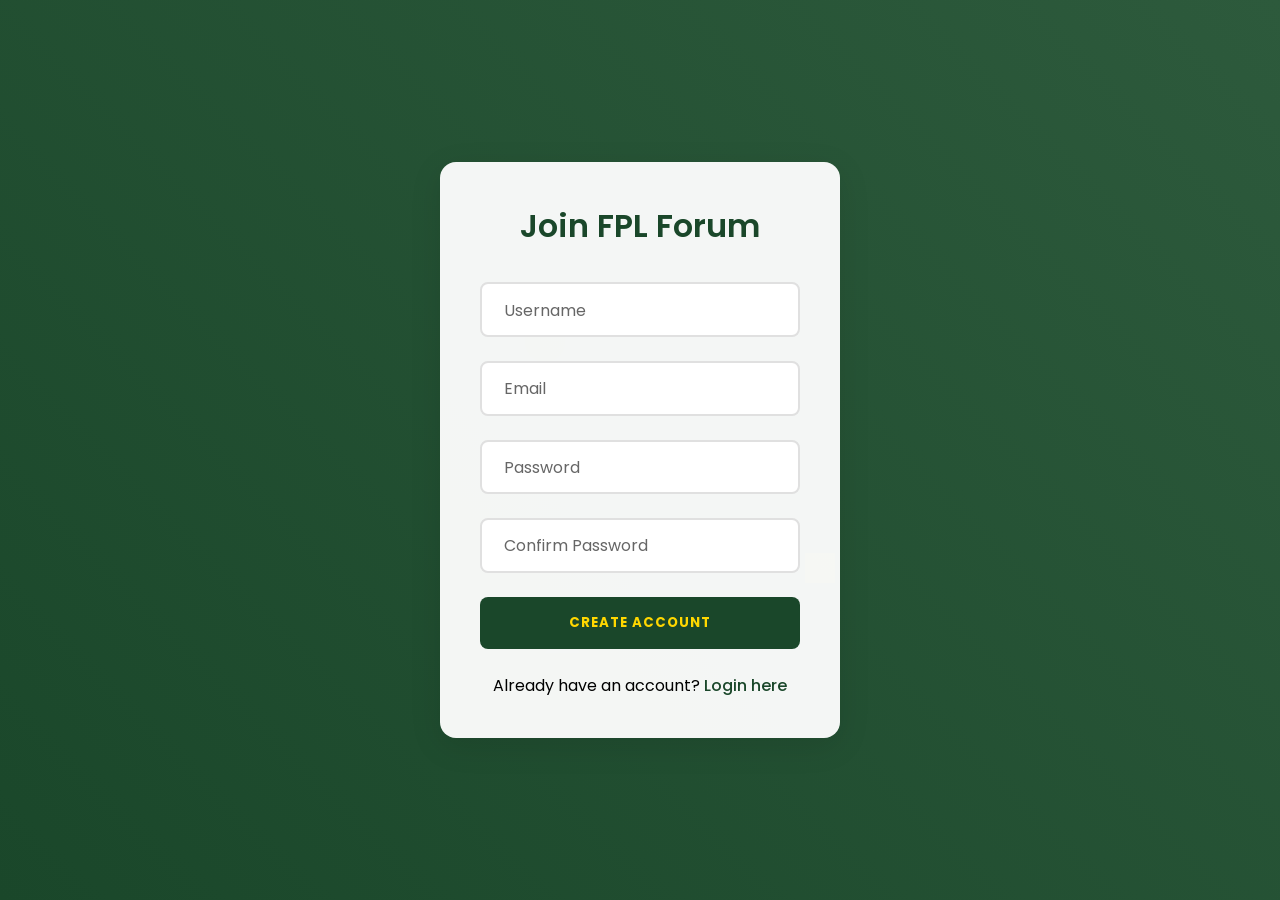
<file: signup.html>
<html><head>
  <meta charset="UTF-8">
  <meta name="viewport" content="width=device-width, initial-scale=1.0">
  <title>Sign Up - FPL Forum</title>
  
  <style>
  :root {
    --primary: #1A472A;
    --accent: #FFD700;
    --text: #333;
    --light: #fff;
  }
  
  * {
    margin: 0;
    padding: 0;
    box-sizing: border-box;
    font-family: 'Poppins', sans-serif;
  }
  
  body {
    min-height: 100vh;
    display: flex;
    justify-content: center;
    align-items: center;
    background: linear-gradient(45deg, var(--primary), #2d5a3c);
  }
  
  .login-container {
    background: rgba(255, 255, 255, 0.95);
    padding: 2.5rem;
    border-radius: 1rem;
    box-shadow: 0 8px 32px rgba(0, 0, 0, 0.1);
    width: 100%;
    max-width: 400px;
    position: relative;
    overflow: hidden;
  }
  
  h1 {
    text-align: center;
    margin-bottom: 2rem;
    color: var(--primary);
    font-weight: 600;
  }
  
  .form-group {
    margin-bottom: 1.5rem;
    position: relative;
  }
  
  input {
    width: 100%;
    padding: 0.8rem;
    border: 2px solid #e0e0e0;
    border-radius: 0.5rem;
    outline: none;
    transition: all 0.3s ease;
    font-size: 1rem;
  }
  
  input:focus {
    border-color: var(--primary);
  }
  
  label {
    position: absolute;
    left: 1rem;
    top: 50%;
    transform: translateY(-50%);
    color: #666;
    transition: all 0.3s ease;
    pointer-events: none;
    background: white;
    padding: 0 0.5rem;
  }
  
  input:focus + label,
  input:not(:placeholder-shown) + label {
    top: 0;
    font-size: 0.8rem;
    color: var(--primary);
  }
  
  button {
    width: 100%;
    padding: 1rem;
    background: var(--primary);
    border: none;
    border-radius: 0.5rem;
    color: var(--accent);
    font-weight: bold;
    cursor: pointer;
    transition: all 0.3s ease;
    text-transform: uppercase;
    letter-spacing: 1px;
  }
  
  button:hover {
    background: #2d5a3c;
    transform: translateY(-2px);
    box-shadow: 0 4px 15px rgba(26, 71, 42, 0.2);
  }
  
  .signup-link {
    text-align: center;
    margin-top: 1.5rem;
  }
  
  .signup-link a {
    color: var(--primary);
    text-decoration: none;
    font-weight: 500;
    transition: all 0.3s ease;
  }
  
  .signup-link a:hover {
    color: var(--accent);
  }
  
  .floating-shapes {
    position: absolute;
    width: 100%;
    height: 100%;
    z-index: -1;
  }
  
  .shape {
    position: absolute;
    animation: float 6s infinite;
  }
  
  .shape:nth-child(1) {
    top: 20%;
    left: 10%;
    animation-delay: 0s;
  }
  
  .shape:nth-child(2) {
    top: 60%;
    right: 10%;
    animation-delay: 2s;
  }
  
  .shape:nth-child(3) {
    bottom: 20%;
    left: 15%;
    animation-delay: 4s;
  }
  
  @keyframes float {
    0% { transform: translateY(0px) rotate(0deg); }
    50% { transform: translateY(-10px) rotate(5deg); }
    100% { transform: translateY(0px) rotate(0deg); }
  }
  </style>
  
  <link href="https://fonts.googleapis.com/css2?family=Poppins:wght@400;600&display=swap" rel="stylesheet">
  </head>
  
  <body>
  <div class="login-container">
    <div class="floating-shapes">
      <svg class="shape" width="50" height="50" viewBox="0 0 50 50">
        <circle cx="25" cy="25" r="20" fill="#1A472A" opacity="0.2"></circle>
      </svg>
      <svg class="shape" width="40" height="40" viewBox="0 0 40 40">
        <rect width="30" height="30" x="5" y="5" fill="#FFD700" opacity="0.2"></rect>
      </svg>
      <svg class="shape" width="45" height="45" viewBox="0 0 45 45">
        <polygon points="22.5,5 40,35 5,35" fill="#2d5a3c" opacity="0.2"></polygon>
      </svg>
    </div>
  
    <h1>Join FPL Forum</h1>
    
    <form id="signupForm" action="/signup" method="POST">
      <div class="form-group">
        <input type="text" id="name" name="name" placeholder=" " required>
        <label for="name">Username</label>
      </div>
      
      <div class="form-group">
        <input type="email" id="email" name="email" placeholder=" " required>
        <label for="email">Email</label>
      </div>
      
      <div class="form-group">
        <input type="password" id="password" name="password" placeholder=" " required>
        <label for="password">Password</label>
      </div>
      
      <div class="form-group">
        <input type="password" id="confirmPassword" placeholder=" " required>
        <label for="confirmPassword">Confirm Password</label>
      </div>
      
      <button type="submit">Create Account</button>
    </form>
  
    <div class="signup-link">
      <p>Already have an account? <a href="/login">Login here</a></p>
    </div>
  </div>
  
  <script>
  document.getElementById('signupForm').addEventListener('submit', function(e) {
   
    
    const password = document.getElementById('password').value;
    const confirmPassword = document.getElementById('confirmPassword').value;
  
    if (password !== confirmPassword) {
      alert('Passwords do not match');
      return;
    }
  
    // Add your signup logic here
    console.log('Signup attempt:', { name, email });
    
    // Success animation
    const button = document.querySelector('button');
    button.style.width = '50px';
    button.innerHTML = '✓';
    button.style.borderRadius = '25px';
    
   
  });
  </script>
  </body>
  </html>
</file>
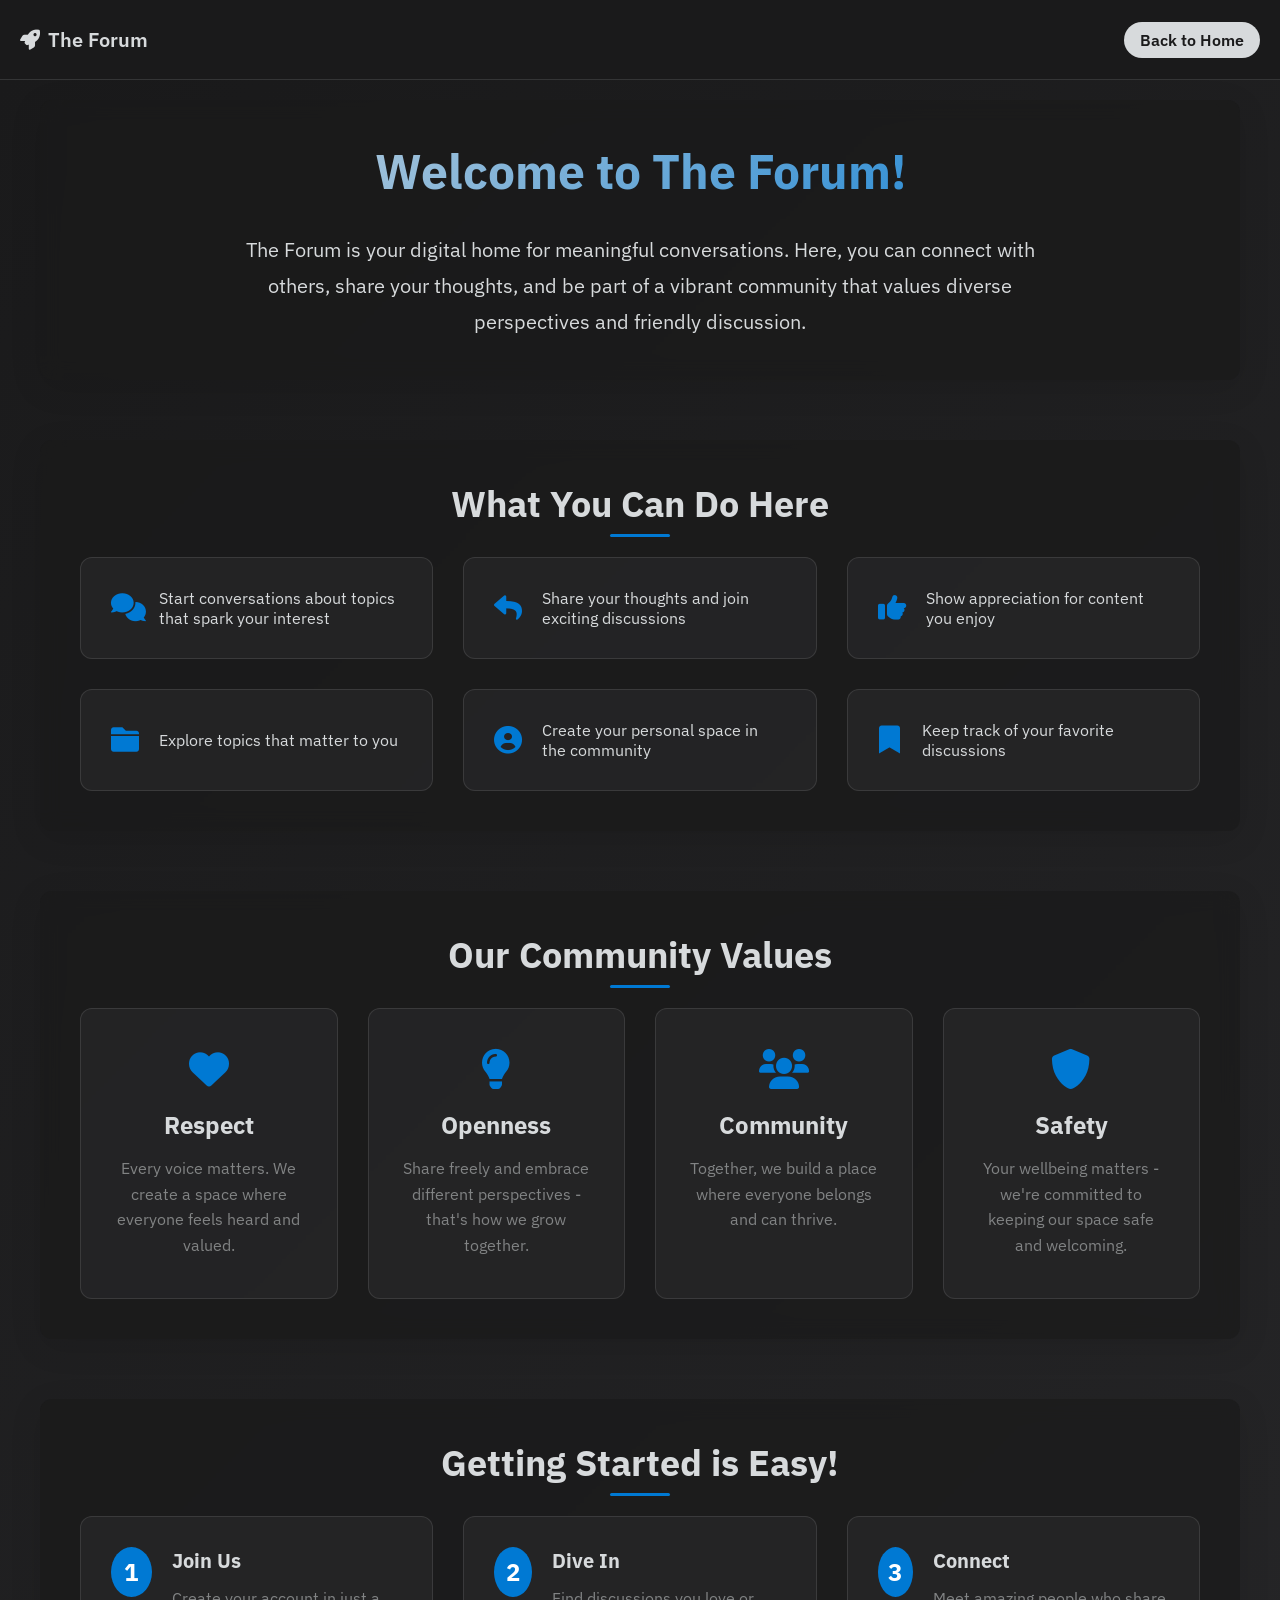
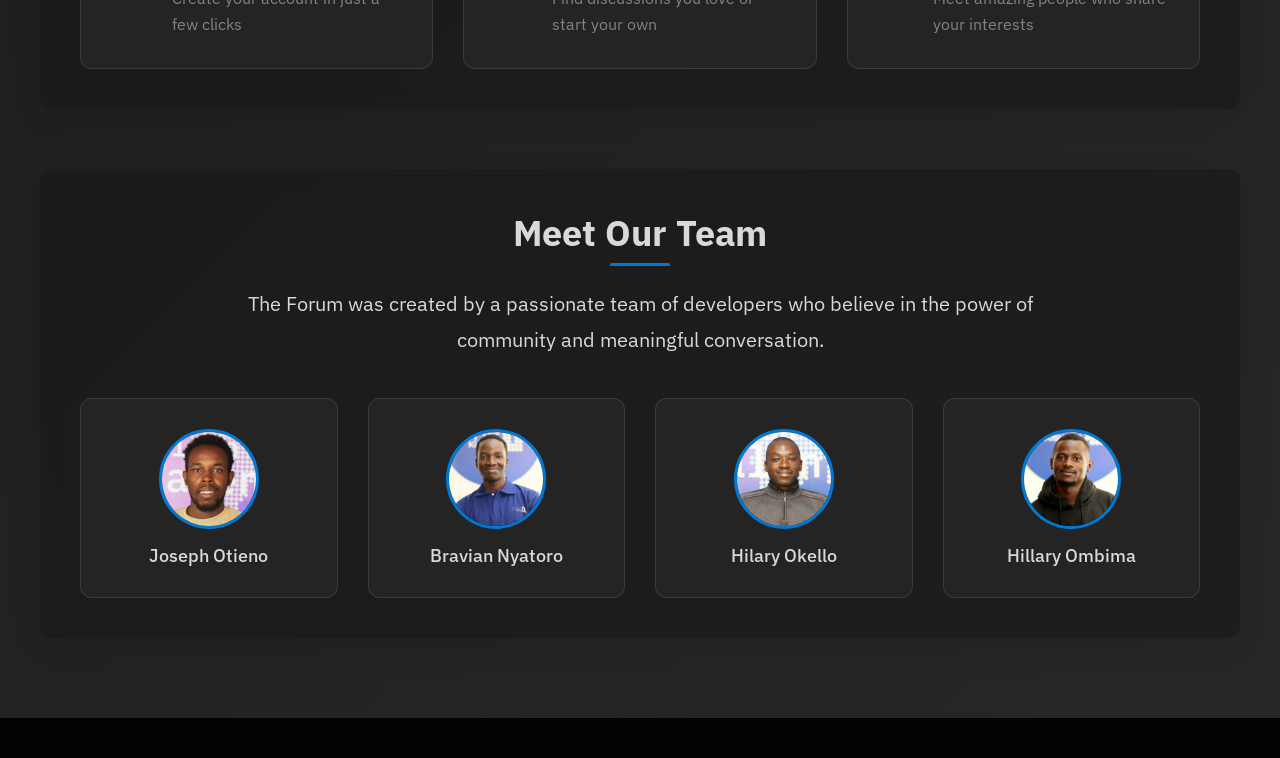
<file: templates/about.html>
<html lang="en">
<head>
  <meta charset="UTF-8" />
  <meta name="viewport" content="width=device-width, initial-scale=1.0" />
  <title>About - The Forum</title>
  <link href="https://fonts.googleapis.com/css2?family=IBM+Plex+Sans:wght@400;500;600&display=swap" rel="stylesheet" />
  <link href="https://cdnjs.cloudflare.com/ajax/libs/font-awesome/6.0.0/css/all.min.css" rel="stylesheet" />
  <link rel="stylesheet" href="/static/styles.css" />
  <link rel="stylesheet" href="/static/css/about.css" />
</head>
<body>
  <header class="header" role="banner">
    <a href="/" class="logo">
      <i class="fas fa-rocket"></i>
      The Forum
    </a>

    <div class="nav-right">
      <a href="/" class="create-post-btn">
        Back to Home
      </a>
    </div>
  </header>

  <main class="about-container">
    <div class="about-content">
      <section class="about-section">
        <h1>Welcome to The Forum!</h1>
        <p class="description">
          The Forum is your digital home for meaningful conversations. Here, you can connect with others, 
          share your thoughts, and be part of a vibrant community that values diverse perspectives and friendly discussion.
        </p>
      </section>

      <section class="about-section features">
        <h2>What You Can Do Here</h2>
        <ul>
          <li><i class="fas fa-comments"></i> Start conversations about topics that spark your interest</li>
          <li><i class="fas fa-reply"></i> Share your thoughts and join exciting discussions</li>
          <li><i class="fas fa-thumbs-up"></i> Show appreciation for content you enjoy</li>
          <li><i class="fas fa-folder"></i> Explore topics that matter to you</li>
          <li><i class="fas fa-user-circle"></i> Create your personal space in the community</li>
          <li><i class="fas fa-bookmark"></i> Keep track of your favorite discussions</li>
        </ul>
      </section>

      <section class="about-section community">
        <h2>Our Community Values</h2>
        <div class="values-grid">
          <div class="value-item">
            <i class="fas fa-heart"></i>
            <h3>Respect</h3>
            <p>Every voice matters. We create a space where everyone feels heard and valued.</p>
          </div>
          <div class="value-item">
            <i class="fas fa-lightbulb"></i>
            <h3>Openness</h3>
            <p>Share freely and embrace different perspectives - that's how we grow together.</p>
          </div>
          <div class="value-item">
            <i class="fas fa-users"></i>
            <h3>Community</h3>
            <p>Together, we build a place where everyone belongs and can thrive.</p>
          </div>
          <div class="value-item">
            <i class="fas fa-shield-alt"></i>
            <h3>Safety</h3>
            <p>Your wellbeing matters - we're committed to keeping our space safe and welcoming.</p>
          </div>
        </div>
      </section>

      <section class="about-section getting-started">
        <h2>Getting Started is Easy!</h2>
        <div class="steps">
          <div class="step">
            <div class="step-number">1</div>
            <div class="step-content">
              <h3>Join Us</h3>
              <p>Create your account in just a few clicks</p>
            </div>
          </div>
          <div class="step">
            <div class="step-number">2</div>
            <div class="step-content">
              <h3>Dive In</h3>
              <p>Find discussions you love or start your own</p>
            </div>
          </div>
          <div class="step">
            <div class="step-number">3</div>
            <div class="step-content">
              <h3>Connect</h3>
              <p>Meet amazing people who share your interests</p>
            </div>
          </div>
        </div>
      </section>

      <section class="about-section team">
        <h2>Meet Our Team</h2>
        <p class="team-intro">The Forum was created by a passionate team of developers who believe in the power of community and meaningful conversation.</p>
        <div class="contributor-grid">
          <div class="contributor-card">
            <img src="/static/images/jose.png" alt="Joseph Otieno" class="contributor-avatar">
            <span>Joseph Otieno</span>
          </div>
          <div class="contributor-card">
            <img src="/static/images/brav.png" alt="Bravian Nyatoro" class="contributor-avatar">
            <span>Bravian Nyatoro</span>
          </div>
          <div class="contributor-card">
            <img src="/static/images/okello.png" alt="Hilary Okello" class="contributor-avatar">
            <span>Hilary Okello</span>
          </div>
          <div class="contributor-card">
            <img src="/static/images/ombima.png" alt="Hillary Ombima" class="contributor-avatar">
            <span>Hillary Ombima</span>
          </div>
        </div>
      </section>
    </div>
  </main>
</body>
</html>
</file>
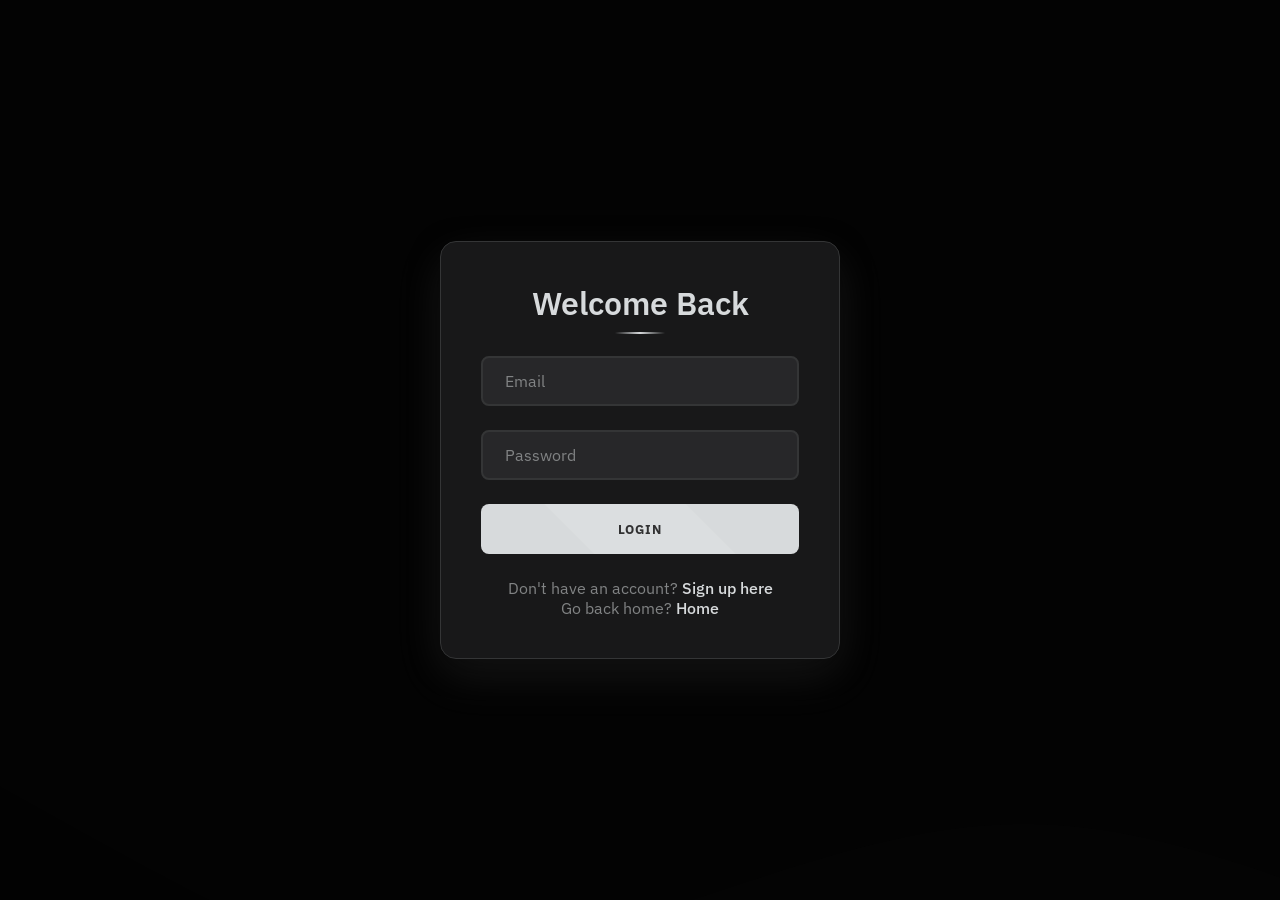
<file: templates/login.html>
<html><head><base href="/" />
  <meta charset="UTF-8">
  <meta name="viewport" content="width=device-width, initial-scale=1.0">
  <title>Login - THe FOruM</title>
  <link href="https://fonts.googleapis.com/css2?family=IBM+Plex+Sans:wght@400;500;600&amp;display=swap" rel="stylesheet">
  <link rel="stylesheet" href="/static/css/login.css">
</head>

<body>
  <div class="background-design">
    <svg class="wave" viewBox="0 0 1440 320" xmlns="http://www.w3.org/2000/svg">
      <path fill="#D7DADC" fill-opacity="0.1" d="M0,160L48,170.7C96,181,192,203,288,186.7C384,171,480,117,576,117.3C672,117,768,171,864,197.3C960,224,1056,224,1152,197.3C1248,171,1344,117,1392,90.7L1440,64L1440,320L1392,320C1344,320,1248,320,1152,320C1056,320,960,320,864,320C768,320,672,320,576,320C480,320,384,320,288,320C192,320,96,320,48,320L0,320Z"></path>
      <path fill="#343536" fill-opacity="0.1" d="M0,96L48,122.7C96,149,192,203,288,224C384,245,480,235,576,202.7C672,171,768,117,864,122.7C960,128,1056,192,1152,213.3C1248,235,1344,213,1392,202.7L1440,192L1440,320L1392,320C1344,320,1248,320,1152,320C1056,320,960,320,864,320C768,320,672,320,576,320C480,320,384,320,288,320C192,320,96,320,48,320L0,320Z"></path>
    </svg>
  </div>

  <div class="login-container">
    <h1>Welcome Back</h1>
    
    <form id="loginForm" aria-labelledby="loginFormHeader">
      <div class="form-group">
        <input type="email" id="email" name="email" placeholder=" " required aria-label="Email">
        <label for="email">Email</label>
      </div>
      
      <div class="form-group">
        <input type="password" id="password" name="password" placeholder=" " required aria-label="Password">
        <label for="password">Password</label>
      </div>
      
      <button type="submit">Login</button>
      <div id="errorMessage" class="error-message" role="alert"></div>
    </form>

    <div class="signup-link">
      <p>Don't have an account? <a href="/signup">Sign up here</a></p>
      <p>Go back home? <a href="/">Home</a></p>
    </div>
  </div>

  <script>
    document.getElementById('loginForm').addEventListener('submit', async function(e) {
      e.preventDefault();
      
      const email = document.getElementById('email').value;
      const password = document.getElementById('password').value;
      const errorMessage = document.getElementById('errorMessage');
      const button = document.querySelector('button');

  

      // Create FormData object
      const formData = new FormData();
      formData.append('email', email);

      formData.append('password', password);

    
      try {
        const response = await fetch('/login', {
          method: 'POST',
          body: formData
        });

        const data = await response.json();

        if (response.ok) {
          // Success animation
          button.style.width = '50px';
          button.innerHTML = '✓';
          button.style.borderRadius = '25px';
          
          // Redirect after animation
          setTimeout(() => {
            window.location.href = '/';
          }, 1000);
        } else {
          errorMessage.textContent = data.error || 'Login failed. Please try again.';
          errorMessage.style.display = 'block';
          
          // Clear the error message after 5 seconds
          setTimeout(() => {
            errorMessage.style.display = 'none';
          }, 5000);
        }
      } catch (error) {
        errorMessage.textContent = 'An error occurred. Please try again later.';
        errorMessage.style.display = 'block';
        
        // Clear the error message after 5 seconds
        setTimeout(() => {
          errorMessage.style.display = 'none';
        }, 5000);
      }
    });
  </script>
</body>
</html>
</file>
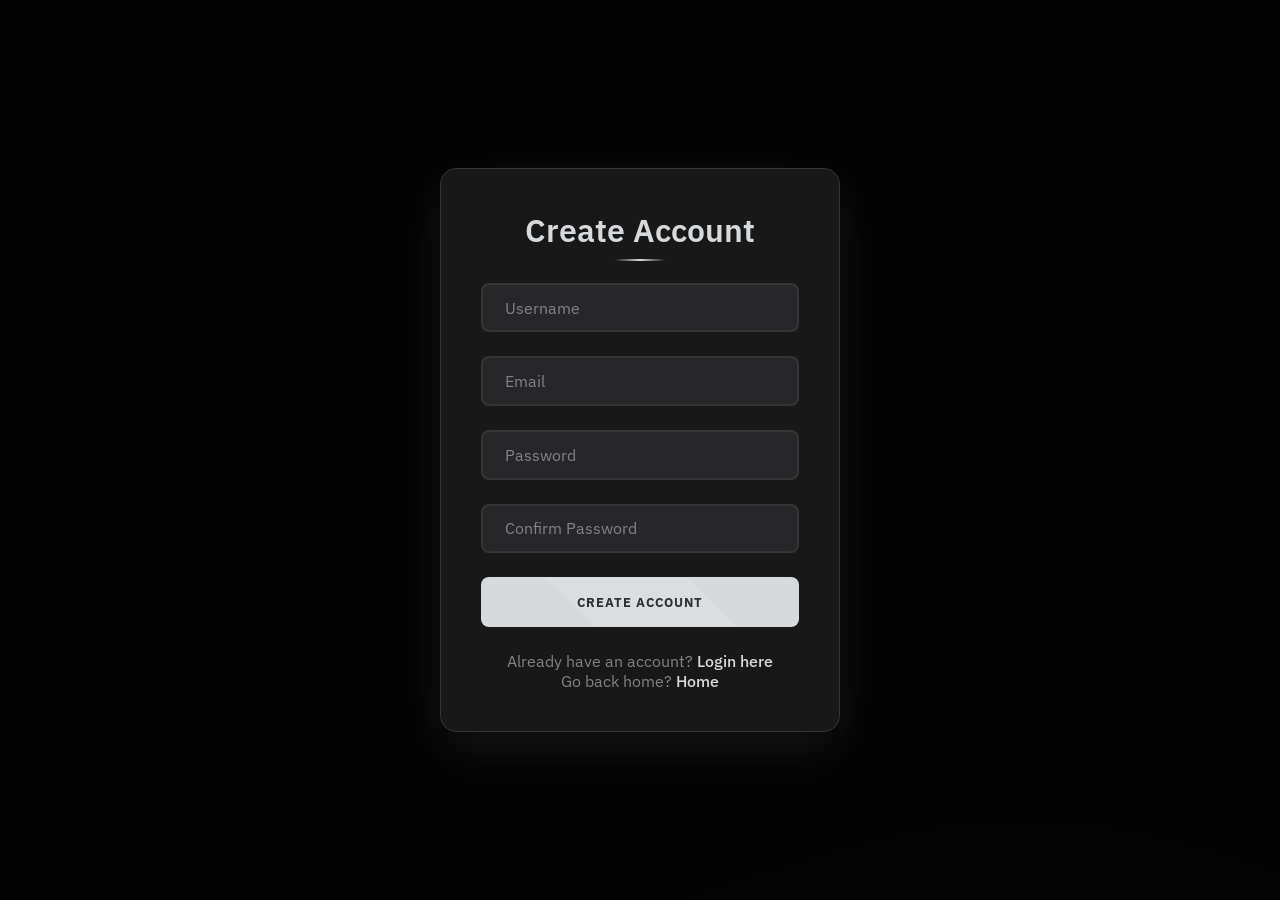
<file: templates/signup.html>
<!DOCTYPE html>
<html lang="en">
  <head>

  <meta charset="UTF-8">
  <meta name="viewport" content="width=device-width, initial-scale=1.0">
  <title>Sign Up - THe FOruM</title>
  <link href="https://fonts.googleapis.com/css2?family=IBM+Plex+Sans:wght@400;500;600&display=swap" rel="stylesheet">
  <link rel="stylesheet" href="/static/css/login.css">
</head>

<body>
  <div class="background-design">
    <svg class="wave" viewBox="0 0 1440 320" xmlns="http://www.w3.org/2000/svg">
      <path fill="#D7DADC" fill-opacity="0.1" d="M0,160L48,170.7C96,181,192,203,288,186.7C384,171,480,117,576,117.3C672,117,768,171,864,197.3C960,224,1056,224,1152,197.3C1248,171,1344,117,1392,90.7L1440,64L1440,320L1392,320C1344,320,1248,320,1152,320C1056,320,960,320,864,320C768,320,672,320,576,320C480,320,384,320,288,320C192,320,96,320,48,320L0,320Z"></path>
      <path fill="#343536" fill-opacity="0.1" d="M0,96L48,122.7C96,149,192,203,288,224C384,245,480,235,576,202.7C672,171,768,117,864,122.7C960,128,1056,192,1152,213.3C1248,235,1344,213,1392,202.7L1440,192L1440,320L1392,320C1344,320,1248,320,1152,320C1056,320,960,320,864,320C768,320,672,320,576,320C480,320,384,320,288,320C192,320,96,320,48,320L0,320Z"></path>
    </svg>
  </div>

  <div class="signup-container">
    <h1>Create Account</h1>
    
    <form id="signupForm" aria-labelledby="signupFormHeader">
      <div class="form-group">
        <input type="text" id="username" name="username" placeholder=" " required aria-label="Username">
        <label for="username">Username</label>
      </div>

      <div class="form-group">
        <input type="email" id="email" name="email" placeholder=" " required aria-label="Email">
        <label for="email">Email</label>
      </div>
      
      <div class="form-group">
        <input type="password" id="password" name="password" placeholder=" " required aria-label="Password">
        <label for="password">Password</label>
      </div>

      <div class="form-group">
        <input type="password" id="confirmPassword" name="confirmPassword" placeholder=" " required aria-label="Confirm Password">
        <label for="confirmPassword">Confirm Password</label>
      </div>
      
      <button type="submit">Create Account</button>
      <div id="errorMessage" class="error-message" role="alert"></div>
    </form>

    <div class="login-link">
      <p>Already have an account? <a href="/login">Login here</a></p>
      <p>Go back home? <a href="/">Home</a></p>
    </div>
  </div>

  <script>
    document.getElementById('signupForm').addEventListener('submit', async function(e) {
      e.preventDefault();
      
      const username = document.getElementById('username').value;
      const email = document.getElementById('email').value;
      const password = document.getElementById('password').value;
      const confirmPassword = document.getElementById('confirmPassword').value;
      const errorMessage = document.getElementById('errorMessage');
      const button = document.querySelector('button');
      //check password strength
      if (password.length < 8) {
        errorMessage.textContent = 'Password must be at least 8 characters long';
        errorMessage.style.display = 'block';
        return;
      }
      function validateEmail(email) {
  var re = /\S+@\S+\.\S+/;
  return re.test(email);
}
      if (!validateEmail(email)) {
        errorMessage.textContent = 'Invalid email address';
        errorMessage.style.display = 'block';
        return;
      }
      // Basic validation
      if (password !== confirmPassword) {
        errorMessage.textContent = 'Passwords do not match';
        errorMessage.style.display = 'block';
        return;
      }

      // Create FormData object
      const formData = new FormData();
      formData.append('username', username);
      formData.append('email', email);
      formData.append('password', password);

      try {
    const response = await fetch('/signup', {
        method: 'POST',
        headers: {
            'Content-Type': 'application/x-www-form-urlencoded',
        },
        body: new URLSearchParams({
            'email': email,
            'password': password,
            'username': username
        })
    });

    const data = await response.json();

    if (response.ok) {
        // Success animation
        button.style.width = '50px';
        button.innerHTML = '✓';
        button.style.borderRadius = '25px';
        
        // Redirect after animation
        setTimeout(() => {
            window.location.href = '/login';
        }, 1000);
    } else {
        errorMessage.textContent = data.error || 'Signup failed. Please try again.';
        errorMessage.style.display = 'block';
    }
} catch (error) {
    console.error('Error:', error);
    errorMessage.textContent = 'An error occurred. Please try again later.';
    errorMessage.style.display = 'block';
}
    });
  </script>
</body>
</html>
</file>
<file: static/styles.css>
* {
  margin: 0;
  padding: 0;
  box-sizing: border-box;
  font-family: 'IBM Plex Sans', sans-serif;
}

body {
  background: #030303;
  color: #D7DADC;
  min-height: 100vh;
}

.header {
  background: #1A1A1B;
  border-bottom: 1px solid #343536;
  height: 80px;
  padding: 0 20px;
  display: flex;
  align-items: center;
  position: fixed;
  width: 100%;
  top: 0;
  z-index: 100;
  justify-content: space-between;
}

.user-dropdown {
  position: relative;
}

.user-menu {
  position: absolute;
  top: 100%;
  right: 0;
  background: #1A1A1B;
  border: 1px solid #343536;
  padding: 8px 0;
  min-width: 200px;
  display: none;
  margin-top: 8px;
}

.user-menu.show {
  display: block;
}

.user-menu-item {
  padding: 8px 16px;
  display: block;
  text-decoration: none;
  color: #D7DADC;
  font-size: 18px;
  transition: background-color 0.2s ease;
}

.user-menu-item:hover {
  background: #272729;
}

.user-menu-divider {
  height: 1px;
  background: #343536;
  margin: 8px 0;
}

.layout {
  display: grid;
  grid-template-columns: 1fr minmax(400px, 800px) 1fr;
  gap: 24px;
  width: 100%;
  margin: 0 auto;
  margin-top: 80px;
  padding: 0 20px;
}

.left-sidebar {
  background: #1A1A1B;
  border: 1px solid #343536;
  padding: 12px;
  height: fit-content;
  position: sticky;
  top: 80px;
}

.feed {
  display: flex;
  flex-direction: column;
  gap: 16px;
  min-height: calc(100vh - 100px);
}

.post {
  background: #1A1A1B;
  border: 1px solid #343536;
  border-radius: 4px;
  padding: 12px;
  display: flex;
  transition: box-shadow 0.2s ease;
}

.post:hover {
  box-shadow: 0 4px 8px rgba(0,0,0,0.1);
}

.post-image {
  position: relative;
  display: flex;
  justify-content: center;
  align-items: center;
  max-width: 100%;
  margin: 12px 0;
  background: #272729;
  border-radius: 4px;
  overflow: hidden;
}

.post-image img {
  max-width: 100%;
  max-height: 400px; /* Limit height while maintaining aspect ratio */
  width: auto;
  height: auto;
  object-fit: contain;
  display: block;
  transition: transform 0.2s ease;
}

.post-image img:hover {
  transform: scale(1.01);
  cursor: pointer;
}

.right-sidebar {
  background: #1A1A1B;
  border: 1px solid #343536;
  padding: 16px;
  height: fit-content;
  position: sticky;
  top: 80px;
}

.trending-card {
  padding: 12px;
  border-bottom: 1px solid #343536;
  cursor: pointer;
  transition: background-color 0.2s ease;
  margin-bottom: 8px;
  border: 1px solid #343536;
  border-radius: 4px;
  overflow: hidden;
  transition: all 0.2s ease;
}

.trending-card:hover {
  background-color: #272729;
  border-color: #D7DADC;
  box-shadow: 0 2px 8px rgba(0, 0, 0, 0.2);
}

.trending-card h4 {
  font-size: 14px;
  margin-bottom: 8px;
  color: #D7DADC;
}

.trending-card p {
  font-size: 12px;
  color: #818384;
}

.trending-card:last-child {
  margin-bottom: 0;
  border-bottom: 1px solid #343536;
}

#trending-title {
  font-size: 18px;
  font-weight: 600;
  margin-bottom: 16px;
  color: #D7DADC;
  padding: 0 8px;
}

.contribution-link {
  display: flex;
  align-items: center;
  text-decoration: none;
  color: #D7DADC;
  font-size: 16px;
  padding: 8px;
  border-radius: 4px;
  transition: all 0.2s ease;
}

.contribution-link:hover {
  background-color: #272729;
  transform: translateX(4px);
}

.contribution-link i {
  font-size: 18px;
  width: 24px;
  text-align: center;
}

#created-posts i {
  color: #FF4500;
}

#liked-posts i {
  color: #FF4500;
}

@keyframes pulse {
  0% {
    transform: scale(1);
  }
  50% {
    transform: scale(1.05);
  }
  100% {
    transform: scale(1);
  }
}

.trending-card:hover i {
  animation: pulse 1s infinite;
}

.footer {
  background: #1A1A1B;
  border-top: 1px solid #343536;
  padding: 40px 20px;
  margin-top: 40px;
  text-align: center;
  color: #818384;
  
}

@media (max-width: 1200px) {
  .layout {
    grid-template-columns: 200px minmax(400px, 700px) 250px;
    gap: 16px;
  }
}

@media (max-width: 1024px) {
  .layout {
    grid-template-columns: minmax(400px, 700px) 250px;
    gap: 16px;
  }
  .left-sidebar {
    display: none;
  }
}

@media (max-width: 768px) {
  .layout {
    grid-template-columns: 1fr;
    width: 100%;
    padding: 0 10px;
  }
  .right-sidebar {
    display: none;
  }
  .post {
    border-radius: 0;
  }
}

.post-content {
  flex: 1;
  padding: 0 16px;
}

.post-title {
  font-size: 20px;
  line-height: 1.4;
  margin: 12px 0;
  color: #D7DADC;
}

.community-name {
  display: inline-block;
  padding: 4px 8px;
  background: #272729;
  border-radius: 12px;
  margin-bottom: 8px;
  text-decoration: none;
  color: #D7DADC;
}

.votes {
  padding: 0 8px;
}

.vote-btn {
  padding: 4px;
  margin: 2px 0;
  color: #818384;
  background: none;
  border: none;
  cursor: pointer;
}

.post-meta {
  margin-top: 12px;
  color: #818384;
}

.post-meta a {
  color: #818384;
  text-decoration: none;
}

.post-meta a:hover {
  text-decoration: underline;
}

.search {
  margin: 0;
  flex: 0 1 600px;
  position: relative;
}

.search input {
  width: 100%;
  padding: 10px 40px;
  border-radius: 20px;
  border: 1px solid #343536;
  background: #272729;
  font-size: 14px;
  color: #D7DADC;
}

.search input::placeholder {
  color: #818384;
}

.search i {
  position: absolute;
  left: 15px;
  top: 50%;
  transform: translateY(-50%);
  color: #818384;
}

.nav-right {
  display: flex;
  align-items: center;
  gap: 20px;
}

.nav-btn {
  background: none;
  border: none;
  color: #D7DADC;
  cursor: pointer;
  font-size: 20px;
  position: relative;
}

.nav-btn img {
  vertical-align: middle;
}

.nav-btn::after {
  content: attr(aria-label);
  position: absolute;
  bottom: -25px;
  left: 50%;
  transform: translateX(-50%);
  background: #272729;
  color: #D7DADC;
  padding: 4px 8px;
  border-radius: 4px;
  font-size: 12px;
  white-space: nowrap;
  visibility: hidden;
  opacity: 0;
  transition: opacity 0.2s ease;
}

.nav-btn:hover::after {
  visibility: visible;
  opacity: 1;
}

.create-post-btn {
  background: #D7DADC;
  color: #1A1A1B;
  border: none;
  padding: 8px 16px;
  border-radius: 20px;
  font-weight: 600;
  cursor: pointer;
  text-decoration: none;
}
.create-post-btn a{
  color: #1A1A1B;
  text-decoration: none;
}
.create-post-btn:hover {
  background: #FFFFFF;
}

.logo {
  display: flex;
  align-items: center;
  gap: 8px;
  font-weight: 600;
  font-size: 20px;
  color: #D7DADC;
  text-decoration: none;
}

.sidebar-section {
  margin-bottom: 16px;
}

.sidebar-link {
  display: flex;
  align-items: center;
  gap: 8px;
  padding: 8px;
  color: #D7DADC;
  text-decoration: none;
  border-radius: 4px;
}

.sidebar-link:hover {
  background: #272729;
}

.sidebar-section h3 {
  color: #D7DADC;
  padding: 8px;
}

.sort-bar {
  background: #1A1A1B;
  border: 1px solid #343536;
  padding: 12px;
  display: flex;
  gap: 16px;
}

.sort-btn {
  background: none;
  border: none;
  color: #818384;
  cursor: pointer;
  font-weight: 500;
  padding: 4px 8px;
  border-radius: 20px;
}

.sort-btn.active {
  background: #272729;
  color: #D7DADC;
}

.footer-links {
  display: flex;
  justify-content: center;
  gap: 20px;
  margin-bottom: 16px;
}

.footer-links a {
  color: #818384;
  text-decoration: none;
  font-size: 14px;
}

.user-avatar {
  width: 44px;
  height: 44px;
  border-radius: 50%;
  object-fit: cover;
}

.filter-button {
  display: none;
  position: fixed;
  bottom: 20px;
  right: 20px;
  background: #FF4500;
  color: white;
  border: none;
  border-radius: 50%;
  width: 56px;
  height: 56px;
  font-size: 24px;
  box-shadow: 0 2px 8px rgba(0,0,0,0.2);
  z-index: 1000;
  cursor: pointer;
}

.filter-menu {
  display: none;
  position: fixed;
  top: 0;
  left: 0;
  right: 0;
  bottom: 0;
  background: rgba(0,0,0,0.9);
  z-index: 999;
  overflow-y: auto;
  padding: 80px 20px 20px;
}

.filter-menu.active {
  display: block;
}

.filter-menu-content {
  background: #1A1A1B;
  border-radius: 8px;
  padding: 20px;
  max-width: 600px;
  margin: 0 auto;
  animation: slideIn 0.3s ease-out;
}

.filter-section {
  margin-bottom: 24px;
}

.filter-section h3 {
  color: #D7DADC;
  margin-bottom: 16px;
  font-size: 18px;
}

.close-filter {
  position: absolute;
  top: 20px;
  right: 20px;
  background: none;
  border: none;
  color: #D7DADC;
  font-size: 24px;
  cursor: pointer;
}

@media (max-width: 768px) {
  .layout {
    grid-template-columns: 1fr;
    width: 100%;
    padding: 0 10px;
  }
  
  .left-sidebar,
  .right-sidebar {
    display: none;
  }
  
  .filter-button {
    display: flex;
    align-items: center;
    justify-content: center;
  }
  
  .post {
    border-radius: 0;
  }

  .header {
    padding: 0 10px;
  }

  .search {
    flex: 0 1 200px;
  }

  .nav-right {
    gap: 10px;
  }

  .create-post-btn {
    padding: 6px 12px;
    font-size: 14px;
  }
}

@keyframes slideIn {
  from {
    transform: translateY(100%);
  }
  to {
    transform: translateY(0);
  }
}
</file>
<file: static/css/about.css>
.about-container {
    margin: 80px auto 40px;
    padding: 20px;
    background: linear-gradient(135deg, #1a1a1b 0%, #272729 100%);
    min-height: calc(100vh - 80px);
  }
  
  .about-content {
    max-width: 1200px;
    margin: 0 auto;
  }
  
  .about-section {
    margin-bottom: 60px;
    position: relative;
    padding: 40px;
    border-radius: 12px;
    background: rgba(26, 26, 27, 0.7);
    -webkit-backdrop-filter: blur(10px);
    backdrop-filter: blur(10px);
    box-shadow: 0 8px 32px rgba(0, 0, 0, 0.1);
    transition: transform 0.3s ease;
  }
  
  .about-section:hover {
    transform: translateY(-5px);
  }
  
  .about-section h1 {
    font-size: 48px;
    margin-bottom: 30px;
    color: #D7DADC;
    text-align: center;
    background: linear-gradient(135deg, #D7DADC, #0079D3);
    -webkit-background-clip: text;
    -webkit-text-fill-color: transparent;
  }
  
  .about-section h2 {
    font-size: 36px;
    margin-bottom: 30px;
    color: #D7DADC;
    text-align: center;
    position: relative;
  }
  
  .about-section h2:after {
    content: '';
    position: absolute;
    bottom: -10px;
    left: 50%;
    transform: translateX(-50%);
    width: 60px;
    height: 3px;
    background: #0079D3;
    border-radius: 2px;
  }
  
  .description {
    font-size: 20px;
    line-height: 1.8;
    color: #D7DADC;
    text-align: center;
    max-width: 800px;
    margin: 0 auto;
  }
  
  .features ul {
    list-style: none;
    padding: 0;
    display: grid;
    grid-template-columns: repeat(auto-fit, minmax(300px, 1fr));
    gap: 30px;
  }
  
  .features li {
    padding: 30px;
    background: rgba(39, 39, 41, 0.8);
    border-radius: 12px;
    display: flex;
    align-items: center;
    gap: 20px;
    color: #D7DADC;
    transition: all 0.3s ease;
    border: 1px solid rgba(255, 255, 255, 0.1);
  }
  
  .features li:hover {
    transform: translateY(-5px);
    background: rgba(39, 39, 41, 0.9);
    border-color: #0079D3;
  }
  
  .features i {
    color: #0079D3;
    font-size: 28px;
    width: 28px;
    text-align: center;
  }
  
  .values-grid {
    display: grid;
    grid-template-columns: repeat(auto-fit, minmax(250px, 1fr));
    gap: 30px;
    margin-top: 30px;
  }
  
  .value-item {
    background: rgba(39, 39, 41, 0.8);
    padding: 40px 30px;
    border-radius: 12px;
    text-align: center;
    transition: all 0.3s ease;
    border: 1px solid rgba(255, 255, 255, 0.1);
  }
  
  .value-item:hover {
    transform: translateY(-5px);
    background: rgba(39, 39, 41, 0.9);
    border-color: #0079D3;
  }
  
  .value-item i {
    font-size: 40px;
    color: #0079D3;
    margin-bottom: 20px;
  }
  
  .value-item h3 {
    color: #D7DADC;
    margin-bottom: 15px;
    font-size: 24px;
  }
  
  .value-item p {
    color: #818384;
    line-height: 1.6;
    font-size: 16px;
  }
  
  .steps {
    display: grid;
    grid-template-columns: repeat(auto-fit, minmax(300px, 1fr));
    gap: 30px;
  }
  
  .step {
    display: flex;
    align-items: flex-start;
    gap: 20px;
    padding: 30px;
    background: rgba(39, 39, 41, 0.8);
    border-radius: 12px;
    transition: all 0.3s ease;
    border: 1px solid rgba(255, 255, 255, 0.1);
  }
  
  .step:hover {
    transform: translateY(-5px);
    background: rgba(39, 39, 41, 0.9);
    border-color: #0079D3;
  }
  
  .step-number {
    width: 50px;
    height: 50px;
    background: #0079D3;
    border-radius: 50%;
    display: flex;
    align-items: center;
    justify-content: center;
    font-size: 24px;
    font-weight: bold;
    color: #fff;
  }
  
  .step-content h3 {
    color: #D7DADC;
    margin-bottom: 12px;
    font-size: 20px;
  }
  
  .step-content p {
    color: #818384;
    font-size: 16px;
    line-height: 1.6;
  }
  
  .team-intro {
    color: #D7DADC;
    text-align: center;
    margin-bottom: 40px;
    font-size: 20px;
    line-height: 1.8;
    max-width: 800px;
    margin-left: auto;
    margin-right: auto;
  }
  
  .contributor-grid {
    display: grid;
    grid-template-columns: repeat(auto-fit, minmax(250px, 1fr));
    gap: 30px;
  }
  
  .contributor-card {
    background: rgba(39, 39, 41, 0.8);
    padding: 30px;
    border-radius: 12px;
    text-align: center;
    display: flex;
    flex-direction: column;
    align-items: center;
    gap: 15px;
    transition: all 0.3s ease;
    border: 1px solid rgba(255, 255, 255, 0.1);
  }
  
  .contributor-card:hover {
    transform: translateY(-5px);
    background: rgba(39, 39, 41, 0.9);
    border-color: #0079D3;
  }
  
  .contributor-avatar {
    width: 100px;
    height: 100px;
    border-radius: 50%;
    object-fit: cover;
    border: 3px solid #0079D3;
    transition: transform 0.3s ease;
  }
  
  .contributor-card:hover .contributor-avatar {
    transform: scale(1.1);
  }
  
  .contributor-card span {
    color: #D7DADC;
    font-size: 18px;
    font-weight: 500;
  }
  
  @media (max-width: 768px) {
    .about-container {
      padding: 10px;
    }
    
    .about-section {
      padding: 20px;
    }
    
    .about-section h1 {
      font-size: 36px;
    }
    
    .about-section h2 {
      font-size: 28px;
    }
    
    .description {
      font-size: 18px;
    }
    
    .features ul,
    .values-grid,
    .steps,
    .contributor-grid {
      grid-template-columns: 1fr;
    }
  }
</file>
<file: static/css/login.css>
/* login page style */

* {
    margin: 0;
    padding: 0;
    box-sizing: border-box;
    font-family: 'IBM Plex Sans', sans-serif;
  }

  body {
    min-height: 100vh;
    display: flex;
    justify-content: center;
    align-items: center;
    background: #030303;
    position: relative;
    overflow: hidden;
  }

  .background-design {
    position: fixed;
    top: 0;
    left: 0;
    width: 100%;
    height: 100%;
    z-index: 0;
    opacity: 0.1;
    pointer-events: none;
  }

  .wave {
    position: absolute;
    width: 200%;
    height: 200%;
    animation: wave 20s linear infinite;
  }

  @keyframes wave {
    0% { transform: translate(-50%, -50%) rotate(0deg); }
    100% { transform: translate(-50%, -50%) rotate(360deg); }
  }

  .login-container {
    background: rgba(26, 26, 27, 0.95);
    padding: 2.5rem;
    border-radius: 1rem;
    box-shadow: 0 8px 32px rgba(0, 0, 0, 0.3),
                0 16px 48px rgba(215, 218, 220, 0.1);
    width: 100%;
    max-width: 400px;
    position: relative;
    overflow: hidden;
    border: 1px solid #343536;
    -webkit-backdrop-filter: blur(10px);
    backdrop-filter: blur(10px);
    z-index: 1;
    animation: container-entrance 0.6s ease-out;
  }

  @keyframes container-entrance {
    from {
      opacity: 0;
      transform: translateY(20px);
    }
    to {
      opacity: 1;
      transform: translateY(0);
    }
  }

  h1 {
    text-align: center;
    margin-bottom: 2rem;
    color: #D7DADC;
    font-weight: 600;
    position: relative;
  }

  h1::after {
    content: '';
    position: absolute;
    bottom: -10px;
    left: 50%;
    transform: translateX(-50%);
    width: 50px;
    height: 2px;
    background: linear-gradient(90deg, transparent, #D7DADC, transparent);
  }

  .form-group {
    margin-bottom: 1.5rem;
    position: relative;
  }

  input {
    width: 100%;
    padding: 0.8rem;
    border: 2px solid #343536;
    border-radius: 0.5rem;
    outline: none;
    transition: all 0.3s ease;
    background: #272729;
    color: #D7DADC;
    font-size: 1rem;
  }

  input:focus {
    border-color: #D7DADC;
    box-shadow: 0 0 0 2px rgba(215, 218, 220, 0.1);
  }

  label {
    position: absolute;
    left: 1rem;
    top: 50%;
    transform: translateY(-50%);
    color: #818384;
    transition: all 0.3s ease;
    pointer-events: none;
    background: #272729;
    padding: 0 0.5rem;
  }

  input:focus + label,
  input:not(:placeholder-shown) + label {
    top: 0;
    font-size: 0.8rem;
    color: #D7DADC;
  }

  button {
    width: 100%;
    padding: 1rem;
    background: #D7DADC;
    border: none;
    border-radius: 0.5rem;
    color: #1A1A1B;
    font-weight: bold;
    cursor: pointer;
    transition: all 0.3s ease;
    text-transform: uppercase;
    letter-spacing: 1px;
    position: relative;
    overflow: hidden;
  }

  button::after {
    content: '';
    position: absolute;
    top: -50%;
    left: -50%;
    width: 200%;
    height: 200%;
    background: rgba(255, 255, 255, 0.1);
    transform: rotate(45deg);
    transition: 0.5s;
  }

  button:hover {
    background: #FFFFFF;
    transform: translateY(-2px);
  }

  button:hover::after {
    left: 100%;
  }

  .signup-link {
    text-align: center;
    margin-top: 1.5rem;
    color: #818384;
  }

  .signup-link a {
    color: #D7DADC;
    text-decoration: none;
    font-weight: 500;
    transition: all 0.3s ease;
  }

  .signup-link a:hover {
    text-decoration: underline;
    color: #FFFFFF;
  }

  .error-message {
    color: #ff4444;
    text-align: center;
    margin-top: 1rem;
    display: none;
    animation: shake 0.5s ease-in-out;
  }

  @keyframes shake {
    0%, 100% { transform: translateX(0); }
    25% { transform: translateX(-10px); }
    75% { transform: translateX(10px); }
  }


  
  /* Signup page css */
  * {
    margin: 0;
    padding: 0;
    box-sizing: border-box;
    font-family: 'IBM Plex Sans', sans-serif;
  }

  body {
    min-height: 100vh;
    display: flex;
    justify-content: center;
    align-items: center;
    background: #030303;
    position: relative;
    overflow: hidden;
  }

  .background-design {
    position: fixed;
    top: 0;
    left: 0;
    width: 100%;
    height: 100%;
    z-index: 0;
    opacity: 0.1;
    pointer-events: none;
  }

  .wave {
    position: absolute;
    width: 200%;
    height: 200%;
    animation: wave 20s linear infinite;
  }

  @keyframes wave {
    0% { transform: translate(-50%, -50%) rotate(0deg); }
    100% { transform: translate(-50%, -50%) rotate(360deg); }
  }

  .signup-container {
    background: rgba(26, 26, 27, 0.95);
    padding: 2.5rem;
    border-radius: 1rem;
    box-shadow: 0 8px 32px rgba(0, 0, 0, 0.3),
                0 16px 48px rgba(215, 218, 220, 0.1);
    width: 100%;
    max-width: 400px;
    position: relative;
    overflow: hidden;
    border: 1px solid #343536;
    -webkit-backdrop-filter: blur(10px);
    backdrop-filter: blur(10px);
    z-index: 1;
    animation: container-entrance 0.6s ease-out;
  }

  @keyframes container-entrance {
    from {
      opacity: 0;
      transform: translateY(20px);
    }
    to {
      opacity: 1;
      transform: translateY(0);
    }
  }

  h1 {
    text-align: center;
    margin-bottom: 2rem;
    color: #D7DADC;
    font-weight: 600;
    position: relative;
  }

  h1::after {
    content: '';
    position: absolute;
    bottom: -10px;
    left: 50%;
    transform: translateX(-50%);
    width: 50px;
    height: 2px;
    background: linear-gradient(90deg, transparent, #D7DADC, transparent);
  }

  .form-group {
    margin-bottom: 1.5rem;
    position: relative;
  }

  input {
    width: 100%;
    padding: 0.8rem;
    border: 2px solid #343536;
    border-radius: 0.5rem;
    outline: none;
    transition: all 0.3s ease;
    background: #272729;
    color: #D7DADC;
    font-size: 1rem;
  }

  input:focus {
    border-color: #D7DADC;
    box-shadow: 0 0 0 2px rgba(215, 218, 220, 0.1);
  }

  label {
    position: absolute;
    left: 1rem;
    top: 50%;
    transform: translateY(-50%);
    color: #818384;
    transition: all 0.3s ease;
    pointer-events: none;
    background: #272729;
    padding: 0 0.5rem;
  }

  input:focus + label,
  input:not(:placeholder-shown) + label {
    top: 0;
    font-size: 0.8rem;
    color: #D7DADC;
  }

  button {
    width: 100%;
    padding: 1rem;
    background: #D7DADC;
    border: none;
    border-radius: 0.5rem;
    color: #1A1A1B;
    font-weight: bold;
    cursor: pointer;
    transition: all 0.3s ease;
    text-transform: uppercase;
    letter-spacing: 1px;
    position: relative;
    overflow: hidden;
  }

  button::after {
    content: '';
    position: absolute;
    top: -50%;
    left: -50%;
    width: 200%;
    height: 200%;
    background: rgba(255, 255, 255, 0.1);
    transform: rotate(45deg);
    transition: 0.5s;
  }

  button:hover {
    background: #FFFFFF;
    transform: translateY(-2px);
  }

  button:hover::after {
    left: 100%;
  }

  .login-link {
    text-align: center;
    margin-top: 1.5rem;
    color: #818384;
  }

  .login-link a {
    color: #D7DADC;
    text-decoration: none;
    font-weight: 500;
    transition: all 0.3s ease;
  }

  .login-link a:hover {
    text-decoration: underline;
    color: #FFFFFF;
  }

  .error-message {
    color: #ff4444;
    text-align: center;
    margin-top: 1rem;
    display: none;
    animation: shake 0.5s ease-in-out;
  }

  @keyframes shake {
    0%, 100% { transform: translateX(0); }
    25% { transform: translateX(-10px); }
    75% { transform: translateX(10px); }
  }
</file>
